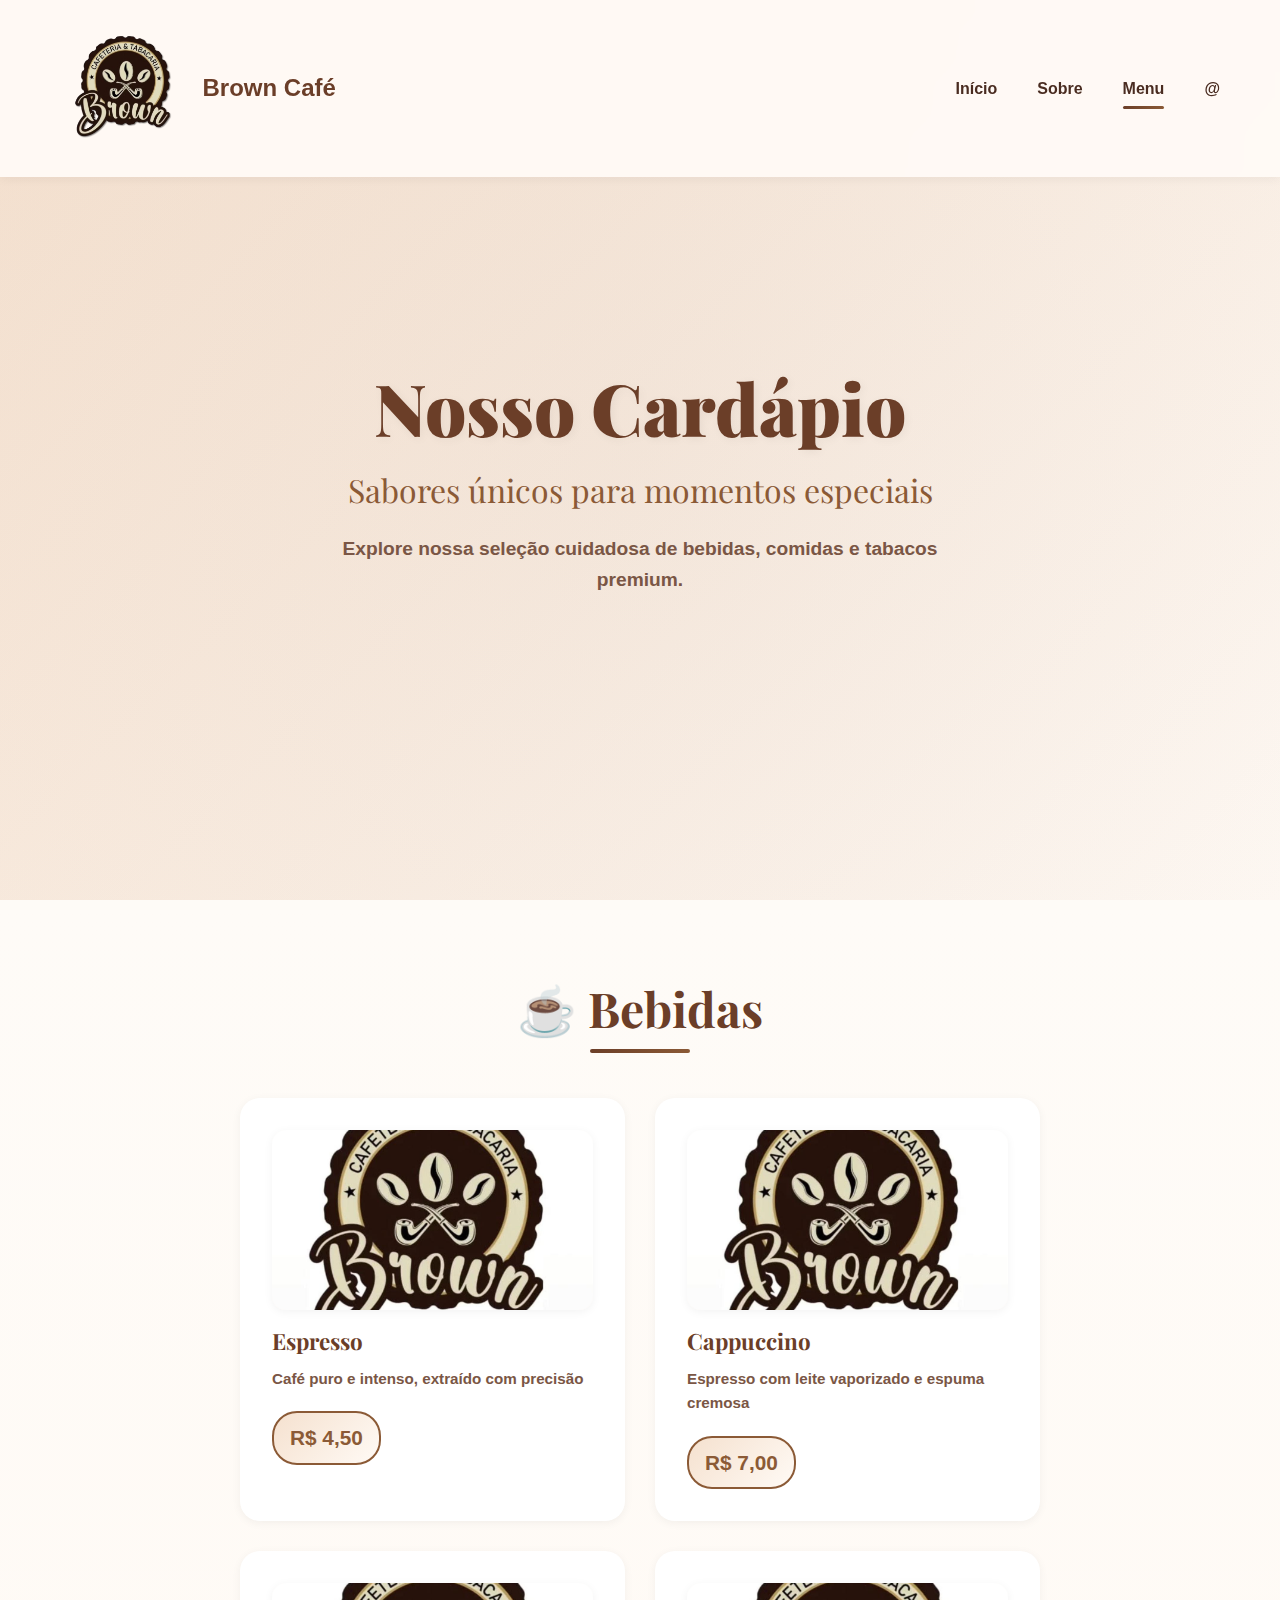
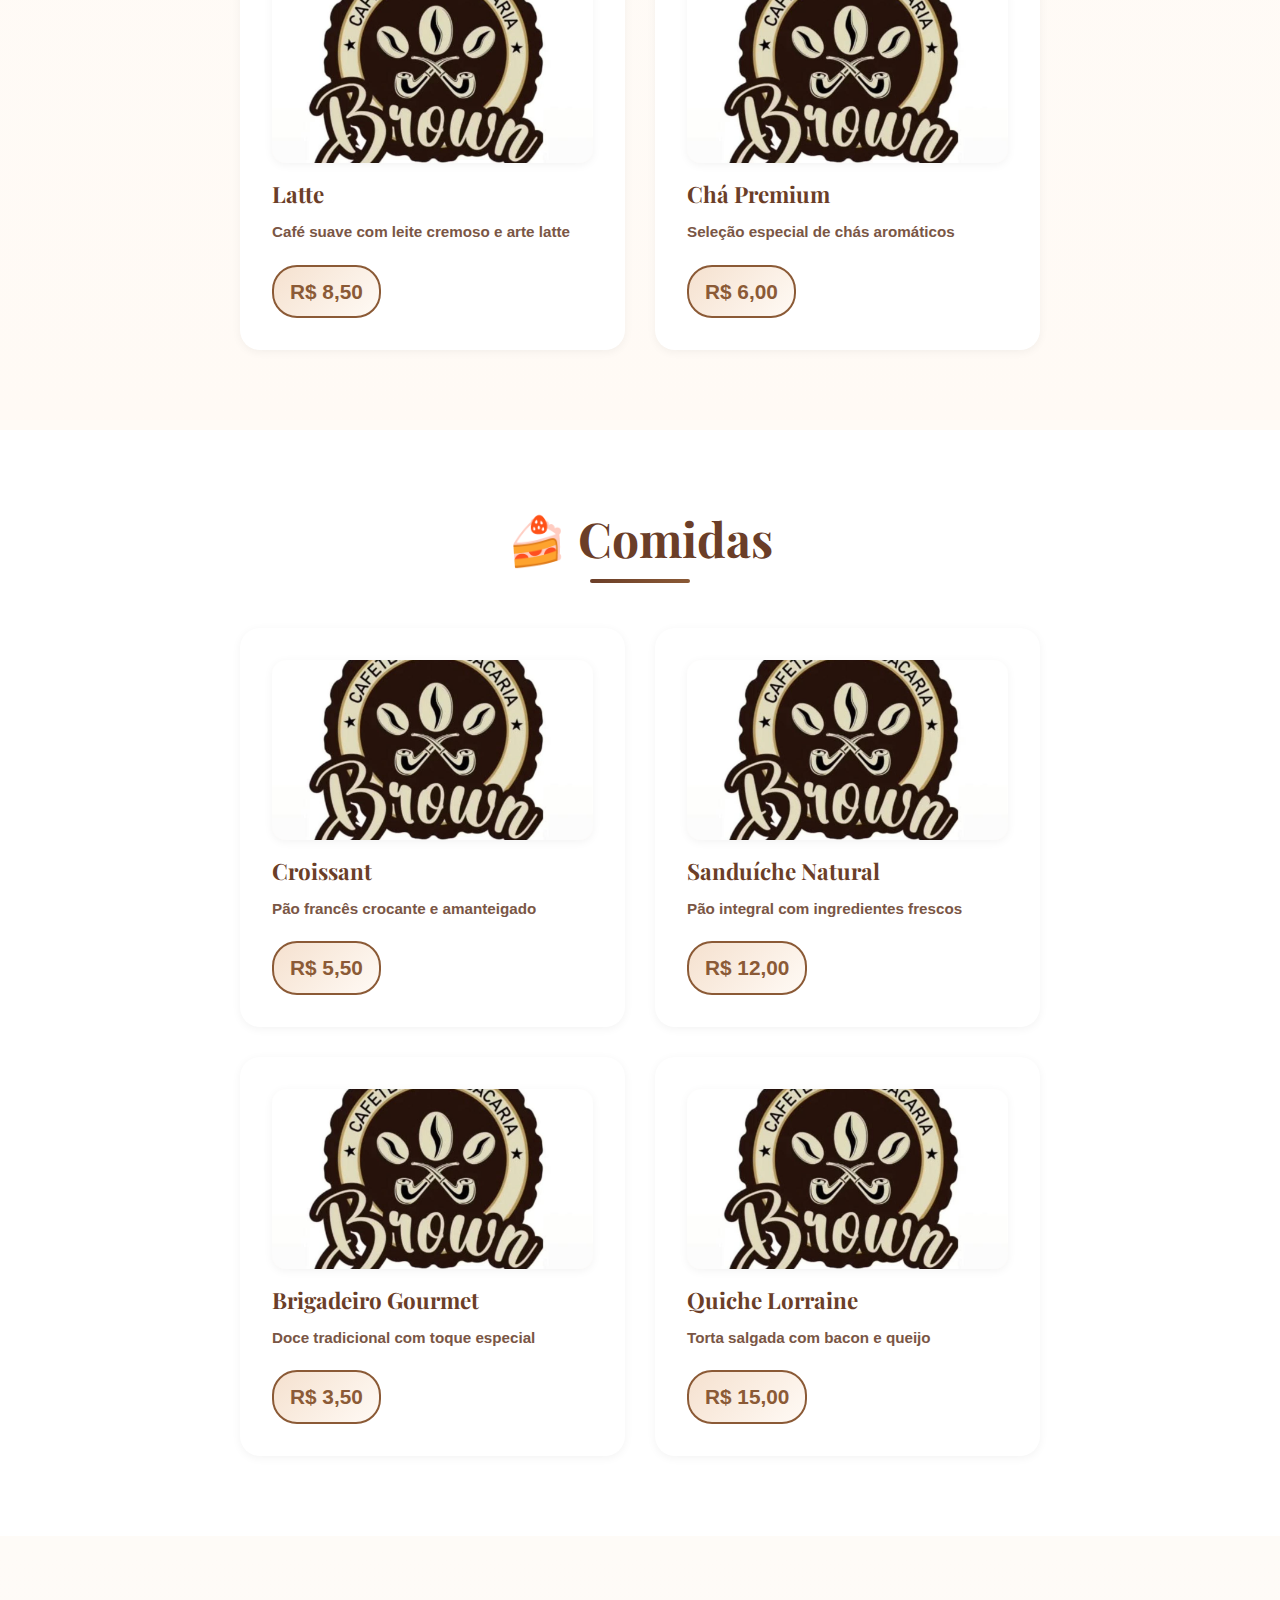
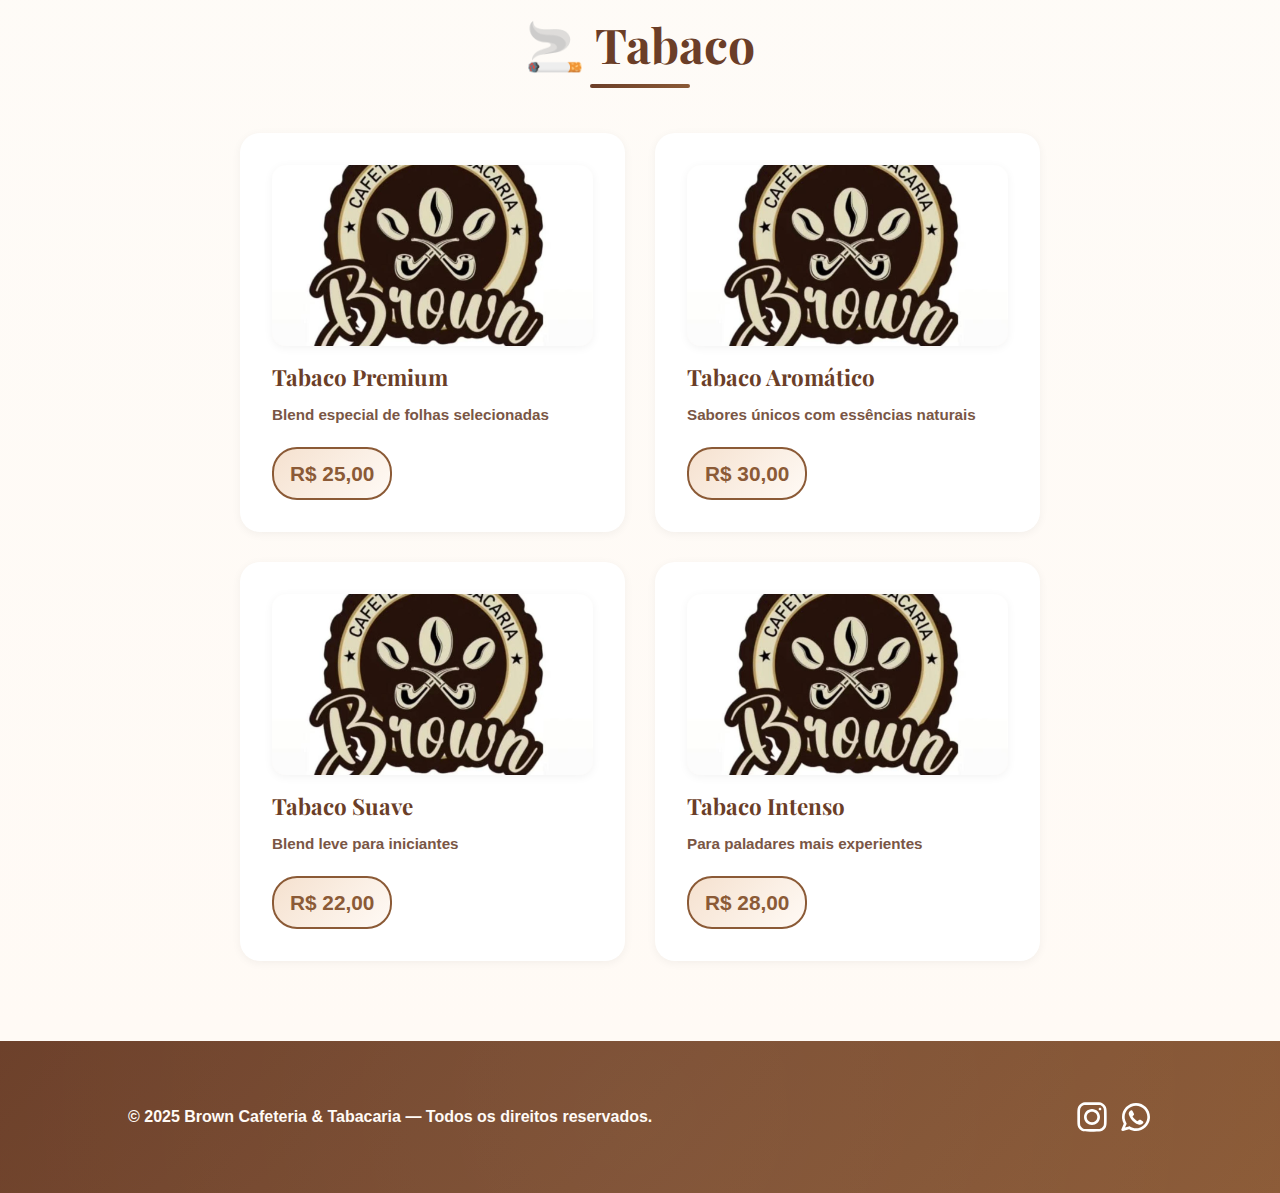
<file: menu.html>
<!DOCTYPE html>
<html lang="pt-BR">
<head>
  <meta charset="UTF-8">
  <meta name="viewport" content="width=device-width, initial-scale=1.0">
  <title>Cardápio - Brown Cafeteria & Tabacaria</title>
  
  <link rel="preconnect" href="https://fonts.googleapis.com">
  <link rel="preconnect" href="https://fonts.gstatic.com" crossorigin>
  <link href="https://fonts.googleapis.com/css2?family=Poppins:wght@300;400;500;600;700;800;900&family=Playfair+Display:wght@400;500;600;700;800&display=swap" rel="stylesheet">
  <link rel="icon" href="img/logo.png" type="image/x-icon">
  <link rel="stylesheet" href="style/base.css">
  <link rel="stylesheet" href="style/layout.css">
  <link rel="stylesheet" href="style/components.css">
</head>
<body>

  <header>
    <div class="logo"><img src="img/logo.png" class="logo-img" alt="logo-da-empresa">Brown Café</div>
    <nav class="nav">
      <a href="index.html">Início</a>
      <a href="index.html#sobre">Sobre</a>
      <a href="menu.html" class="active">Menu</a>
      <a href="index.html#contato">@</a>
    </nav>
    <div class="menu-toggle">
      <span></span>
      <span></span>
      <span></span>
    </div>
  </header>

  
  <section class="hero">
    <div class="hero-content">
      <h1>Nosso Cardápio</h1>
      <h2>Sabores únicos para momentos especiais</h2>
      <p>Explore nossa seleção cuidadosa de bebidas, comidas e tabacos premium.</p>
    </div>
  </section>

  
  <section class="menu-category">
    <div class="container">
      <h2 class="category-title">☕ Bebidas</h2>
      <div class="menu-grid">
        <div class="menu-item-card">
          <div class="menu-item-media">
            <img src="img/88b556cb-6678-4281-a4a6-2ed7c17c2059.jpg" alt="Espresso">
          </div>
          <div class="menu-item-content">
            <h3>Espresso</h3>
            <p>Café puro e intenso, extraído com precisão</p>
            <span class="price">R$ 4,50</span>
          </div>
        </div>
        <div class="menu-item-card">
          <div class="menu-item-media">
            <img src="img/88b556cb-6678-4281-a4a6-2ed7c17c2059.jpg" alt="Cappuccino">
          </div>
          <div class="menu-item-content">
            <h3>Cappuccino</h3>
            <p>Espresso com leite vaporizado e espuma cremosa</p>
            <span class="price">R$ 7,00</span>
          </div>
        </div>
        <div class="menu-item-card">
          <div class="menu-item-media">
            <img src="img/88b556cb-6678-4281-a4a6-2ed7c17c2059.jpg" alt="Latte">
          </div>
          <div class="menu-item-content">
            <h3>Latte</h3>
            <p>Café suave com leite cremoso e arte latte</p>
            <span class="price">R$ 8,50</span>
          </div>
        </div>
        <div class="menu-item-card">
          <div class="menu-item-media">
            <img src="img/88b556cb-6678-4281-a4a6-2ed7c17c2059.jpg" alt="Chá Premium">
          </div>
          <div class="menu-item-content">
            <h3>Chá Premium</h3>
            <p>Seleção especial de chás aromáticos</p>
            <span class="price">R$ 6,00</span>
          </div>
        </div>
      </div>
    </div>
  </section>


  <section class="menu-category">
    <div class="container">
      <h2 class="category-title">🍰 Comidas</h2>
      <div class="menu-grid">
        <div class="menu-item-card">
          <div class="menu-item-media">
            <img src="img/88b556cb-6678-4281-a4a6-2ed7c17c2059.jpg" alt="Croissant">
          </div>
          <div class="menu-item-content">
            <h3>Croissant</h3>
            <p>Pão francês crocante e amanteigado</p>
            <span class="price">R$ 5,50</span>
          </div>
        </div>
        <div class="menu-item-card">
          <div class="menu-item-media">
            <img src="img/88b556cb-6678-4281-a4a6-2ed7c17c2059.jpg" alt="Sanduíche Natural">
          </div>
          <div class="menu-item-content">
            <h3>Sanduíche Natural</h3>
            <p>Pão integral com ingredientes frescos</p>
            <span class="price">R$ 12,00</span>
          </div>
        </div>
        <div class="menu-item-card">
          <div class="menu-item-media">
            <img src="img/88b556cb-6678-4281-a4a6-2ed7c17c2059.jpg" alt="Brigadeiro Gourmet">
          </div>
          <div class="menu-item-content">
            <h3>Brigadeiro Gourmet</h3>
            <p>Doce tradicional com toque especial</p>
            <span class="price">R$ 3,50</span>
          </div>
        </div>
        <div class="menu-item-card">
          <div class="menu-item-media">
            <img src="img/88b556cb-6678-4281-a4a6-2ed7c17c2059.jpg" alt="Quiche Lorraine">
          </div>
          <div class="menu-item-content">
            <h3>Quiche Lorraine</h3>
            <p>Torta salgada com bacon e queijo</p>
            <span class="price">R$ 15,00</span>
          </div>
        </div>
      </div>
    </div>
  </section>

  
  <section class="menu-category">
    <div class="container">
      <h2 class="category-title">🚬 Tabaco</h2>
      <div class="menu-grid">
        <div class="menu-item-card">
          <div class="menu-item-media">
            <img src="img/88b556cb-6678-4281-a4a6-2ed7c17c2059.jpg" alt="Tabaco Premium">
          </div>
          <div class="menu-item-content">
            <h3>Tabaco Premium</h3>
            <p>Blend especial de folhas selecionadas</p>
            <span class="price">R$ 25,00</span>
          </div>
        </div>
        <div class="menu-item-card">
          <div class="menu-item-media">
            <img src="img/88b556cb-6678-4281-a4a6-2ed7c17c2059.jpg" alt="Tabaco Aromático">
          </div>
          <div class="menu-item-content">
            <h3>Tabaco Aromático</h3>
            <p>Sabores únicos com essências naturais</p>
            <span class="price">R$ 30,00</span>
          </div>
        </div>
        <div class="menu-item-card">
          <div class="menu-item-media">
            <img src="img/88b556cb-6678-4281-a4a6-2ed7c17c2059.jpg" alt="Tabaco Suave">
          </div>
          <div class="menu-item-content">
            <h3>Tabaco Suave</h3>
            <p>Blend leve para iniciantes</p>
            <span class="price">R$ 22,00</span>
          </div>
        </div>
        <div class="menu-item-card">
          <div class="menu-item-media">
            <img src="img/88b556cb-6678-4281-a4a6-2ed7c17c2059.jpg" alt="Tabaco Intenso">
          </div>
          <div class="menu-item-content">
            <h3>Tabaco Intenso</h3>
            <p>Para paladares mais experientes</p>
            <span class="price">R$ 28,00</span>
          </div>
        </div>
      </div>
    </div>
  </section>

  <footer id="contato">
    <p>© 2025 Brown Cafeteria & Tabacaria — Todos os direitos reservados.</p>
    <div class="social-icons">
      <a href="https://www.instagram.com/brownaracaju" target="_blank" aria-label="Siga-nos no Instagram">
        <img class="social-icon" src="img/instagram.svg" alt="Instagram">
      </a>
      <a href="https://wa.me/5579991624420" target="_blank" aria-label="Contate-nos no WhatsApp">
        <img class="social-icon" src="img/whatsapp.svg" alt="WhatsApp">
      </a>
    </div>
  </footer>

  <script src="scripts/main.js"></script>
  <script src="scripts/animations.js"></script>
</body>
</html>
</file>
<file: style/base.css>
:root {
  --primary-color: #6b3e28;
  --secondary-color: #8b5a36;
  --accent-color: #a46a3e;
  --light-bg: #fffaf5;
  --dark-bg: #4a2c21;
  --text-dark: #4a2c21;
  --text-light: #7a5645;
  --gradient-1: linear-gradient(135deg, #f5e1cf 0%, #fffaf5 100%);
  --gradient-2: linear-gradient(135deg, #6b3e28 0%, #8b5a36 100%);
  --shadow-sm: 0 2px 10px rgba(0,0,0,0.05);
  --shadow-md: 0 4px 20px rgba(0,0,0,0.1);
  --shadow-lg: 0 10px 40px rgba(0,0,0,0.15);
  --transition: all 0.4s cubic-bezier(0.4, 0, 0.2, 1);
}


* {
  margin: 0;
  padding: 0;
  box-sizing: border-box;
}

html {
  scroll-behavior: smooth;
  overflow-x: hidden;
}

body {
  font-family: "Inter", sans-serif;
  background: var(--light-bg);
  color: var(--text-dark);
  overflow-x: hidden;
  line-height: 1.6;
  font-optical-sizing: auto;
  font-weight: 800;
  font-style: normal;
}

h1, h2, h3 {
  font-family: 'Playfair Display', serif;
  font-weight: 700;
  line-height: 1.2;
}

a {
  text-decoration: none;
  color: inherit;
  transition: var(--transition);
}

img {
  max-width: 100%;
  height: auto;
  display: block;
}


::-webkit-scrollbar {
  width: 12px;
}

::-webkit-scrollbar-track {
  background: var(--light-bg);
}

::-webkit-scrollbar-thumb {
  background: var(--gradient-2);
  border-radius: 10px;
}

::-webkit-scrollbar-thumb:hover {
  background: var(--accent-color);
}


@keyframes float {
  0%, 100% { transform: translate(0, 0) rotate(0deg); }
  50% { transform: translate(-50px, -50px) rotate(180deg); }
}

@keyframes fadeInUp {
  from { opacity: 0; transform: translateY(30px); }
  to { opacity: 1; transform: translateY(0); }
}

@keyframes bounce {
  0%, 100% { transform: translateY(0); }
  50% { transform: translateY(-10px); }
}

.fade-in {
  opacity: 0;
  transform: translateY(30px);
  transition: opacity 0.8s ease-out, transform 0.8s ease-out;
}

.fade-in.visible {
  opacity: 1;
  transform: translateY(0);
}
</file>
<file: style/layout.css>
header {
  width: 100%;
  padding: 25px 60px;
  display: flex;
  justify-content: space-between;
  align-items: center;
  background: rgba(255, 250, 245, 0.95);
  -webkit-backdrop-filter: blur(10px);
  backdrop-filter: blur(10px);
  position: fixed;
  top: 0;
  left: 0;
  z-index: 1000;
  box-shadow: var(--shadow-sm);
  transition: var(--transition);
}

header.scrolled {
  padding: 15px 60px;
  box-shadow: var(--shadow-md);
}

header .logo {
  display: flex;
  align-items: center;
  gap: 12px;
  font-weight: 800;
  font-size: 1.5rem;
  color: var(--primary-color);
  transition: var(--transition);
}

header .logo:hover {
  transform: scale(1.05);
}

header .logo-img{
  width: 20%;
}

header .nav {
  display: flex;
  gap: 40px;
  align-items: center;
}

header .nav a {
  font-weight: 600;
  color: var(--text-dark);
  position: relative;
  padding: 8px 0;
  font-size: 1rem;
}

header .nav a::after {
  content: '';
  position: absolute;
  bottom: 0;
  left: 0;
  width: 0;
  height: 3px;
  background: var(--gradient-2);
  transition: var(--transition);
  border-radius: 10px;
}

header .nav a:hover::after,
header .nav a.active::after {
  width: 100%;
}

header .nav a:hover {
  color: var(--secondary-color);
  transform: translateY(-2px);
}


.menu-toggle {
  display: none;
  flex-direction: column;
  gap: 6px;
  cursor: pointer;
  padding: 8px;
  z-index: 1001;
}

.menu-toggle span {
  width: 30px;
  height: 3px;
  background: var(--primary-color);
  border-radius: 3px;
  transition: var(--transition);
}

.menu-toggle.active span:nth-child(1) {
  transform: rotate(45deg) translate(8px, 8px);
}

.menu-toggle.active span:nth-child(2) {
  opacity: 0;
}

.menu-toggle.active span:nth-child(3) {
  transform: rotate(-45deg) translate(7px, -7px);
}

/* ======= FOOTER ======= */
footer {
  background: var(--gradient-2);
  color: #fffaf5;
  padding: 60px 10%;
  text-align: center;
  position: relative;
  overflow: hidden;
}

footer::before {
  content: '';
  position: absolute;
  top: -50%;
  right: -50%;
  width: 200%;
  height: 200%;
  background: radial-gradient(circle, rgba(255, 255, 255, 0.05) 0%, transparent 70%);
  animation: float 20s ease-in-out infinite reverse;
}

footer {
  display: flex;
  justify-content: space-between;
  align-items: center;
  flex-wrap: wrap;
  gap: 20px;
}

.social-icons {
  display: flex;
  align-items: center;
  gap: 12px;
}

footer p {
  font-size: 1rem;
  position: relative;
  z-index: 1;
  margin: 0;
}


.social-icon {
  width: 32px;
  height: 32px;
  transition: var(--transition);
  filter: brightness(0) invert(1);
  position: relative;
  z-index: 1;
  cursor: pointer;
}

.social-icon:hover {
  transform: translateY(-3px) scale(1.1);
  filter: brightness(0) invert(1) drop-shadow(0 4px 12px rgba(255, 255, 255, 0.3));
}

.social-icon:active {
  transform: translateY(-1px) scale(1.05);
}
</file>
<file: style/components.css>
.hero {
  min-height: 100vh;
  display: flex;
  flex-direction: column;
  justify-content: center;
  align-items: center;
  text-align: center;
  background: var(--gradient-1);
  position: relative;
  overflow: hidden;
  padding-top: 100px;
}

.hero::before {
  content: "";
  position: absolute;
  top: -50%;
  right: -50%;
  width: 200%;
  height: 200%;
  background: radial-gradient(
    circle,
    rgba(107, 62, 40, 0.05) 0%,
    transparent 70%
  );
  animation: float 20s ease-in-out infinite;
}

.hero-content {
  position: relative;
  z-index: 1;
  animation: fadeInUp 1s ease-out;
}

.hero h1 {
  font-size: clamp(2.5rem, 8vw, 4.5rem);
  font-weight: 900;
  color: var(--primary-color);
  margin-bottom: 20px;
  text-shadow: 2px 2px 10px rgba(0, 0, 0, 0.05);
  animation: fadeInUp 1s ease-out 0.2s backwards;
}

.hero h2 {
  font-size: clamp(1.3rem, 4vw, 2rem);
  color: var(--secondary-color);
  margin-bottom: 25px;
  font-weight: 400;
  animation: fadeInUp 1s ease-out 0.4s backwards;
}

.hero p {
  font-size: clamp(1rem, 2vw, 1.2rem);
  color: var(--text-light);
  margin: 0 auto 40px auto;
  max-width: 600px;
  animation: fadeInUp 1s ease-out 0.6s backwards;
}

.hero button {
  background: var(--gradient-2);
  color: #fff;
  border: none;
  border-radius: 50px;
  padding: 18px 45px;
  cursor: pointer;
  font-weight: 600;
  font-size: 1.1rem;
  box-shadow: var(--shadow-md);
  transition: var(--transition);
  position: relative;
  overflow: hidden;
  animation: fadeInUp 1s ease-out 0.8s backwards;
}

.hero button::before {
  content: "";
  position: absolute;
  top: 50%;
  left: 50%;
  width: 0;
  height: 0;
  border-radius: 50%;
  background: rgba(255, 255, 255, 0.3);
  transform: translate(-50%, -50%);
  transition: width 0.6s, height 0.6s;
}

.hero button:hover::before {
  width: 300px;
  height: 300px;
}

.hero button:hover {
  transform: translateY(-5px);
  box-shadow: var(--shadow-lg);
}

.hero button:active {
  transform: translateY(-2px);
}

/* ======= GALERIA ======= */
.galeria {
  display: flex;
  justify-content: center;
  align-items: center;
  gap: 35px;
  padding: 80px 40px;
  background: #fff;
  flex-wrap: wrap;
  position: relative;
}

.galeria::before {
  content: "";
  position: absolute;
  top: 0;
  left: 0;
  right: 0;
  height: 1px;
  background: linear-gradient(
    90deg,
    transparent,
    var(--secondary-color),
    transparent
  );
}

.galeria img {
  width: 150px;
  height: 150px;
  border-radius: 50%;
  object-fit: cover;
  box-shadow: var(--shadow-md);
  transition: var(--transition);
  cursor: pointer;
  position: relative;
}

.galeria img::after {
  content: "";
  position: absolute;
  inset: 0;
  border-radius: 50%;
  background: var(--gradient-2);
  opacity: 0;
  transition: var(--transition);
}

.galeria img:hover {
  transform: translateY(-15px) scale(1.1);
  box-shadow: var(--shadow-lg);
}

/* ======= SOBRE ======= */
.sobre {
  padding: 120px 10%;
  background: linear-gradient(180deg, #fefbf7 0%, #fffaf5 100%);
  text-align: center;
  position: relative;
}

.sobre::before {
  content: "";
  position: absolute;
  top: 50%;
  left: 50%;
  transform: translate(-50%, -50%);
  width: 500px;
  height: 500px;
  background: radial-gradient(
    circle,
    rgba(107, 62, 40, 0.03) 0%,
    transparent 70%
  );
  border-radius: 50%;
}

.sobre-content {
  position: relative;
  z-index: 1;
}

.sobre h2 {
  font-size: clamp(2rem, 5vw, 3.5rem);
  color: var(--primary-color);
  margin-bottom: 30px;
  position: relative;
  display: inline-block;
}

.sobre h2::after {
  content: "";
  position: absolute;
  bottom: -10px;
  left: 50%;
  transform: translateX(-50%);
  width: 80px;
  height: 4px;
  background: var(--gradient-2);
  border-radius: 10px;
}

.sobre p {
  font-size: clamp(1rem, 2vw, 1.2rem);
  color: var(--text-light);
  max-width: 800px;
  margin: 0 auto 60px auto;
  line-height: 1.8;
}

.sobre .qualidades {
  display: grid;
  grid-template-columns: repeat(auto-fit, minmax(250px, 1fr));
  gap: 50px;
  max-width: 1200px;
  margin: 0 auto;
}

.sobre .qualidade {
  text-align: center;
  padding: 40px 30px;
  background: #fff;
  border-radius: 20px;
  box-shadow: var(--shadow-sm);
  transition: var(--transition);
  position: relative;
  overflow: hidden;
}

.sobre .qualidade::before {
  content: "";
  position: absolute;
  top: 0;
  left: 0;
  right: 0;
  height: 5px;
  background: var(--gradient-2);
  transform: scaleX(0);
  transition: var(--transition);
}

.sobre .qualidade:hover::before {
  transform: scaleX(1);
}
.sobre .qualidade:hover {
  transform: translateY(-10px);
  box-shadow: var(--shadow-md);
}
.sobre .qualidade i {
  font-size: 3.5rem;
  margin-bottom: 20px;
  display: block;
  filter: drop-shadow(0 4px 8px rgba(0, 0, 0, 0.1));
  animation: bounce 2s ease-in-out infinite;
}
.sobre .qualidade p {
  font-size: 1.1rem;
  font-weight: 600;
  color: var(--primary-color);
  margin: 0;
}


.menu {
  display: grid;
  grid-template-columns: repeat(auto-fit, minmax(350px, 1fr));
  gap: 30px;
  padding: 120px 10%;
  background: #fff;
  position: relative;
}

.menu::before {
  content: "MENU";
  position: absolute;
  top: 40px;
  left: 50%;
  transform: translateX(-50%);
  font-size: 8rem;
  font-weight: 900;
  color: rgba(107, 62, 40, 0.03);
  font-family: "Playfair Display", serif;
  pointer-events: none;
}

.menu-item {
  position: relative;
  overflow: hidden;
  border-radius: 25px;
  cursor: pointer;
  height: 400px;
  box-shadow: var(--shadow-md);
  transition: var(--transition);
}

.menu-item::before {
  content: "";
  position: absolute;
  inset: 0;
  background: linear-gradient(180deg, transparent 0%, rgba(0, 0, 0, 0.7) 100%);
  z-index: 1;
  transition: var(--transition);
}

.menu-item:hover::before {
  background: linear-gradient(180deg, transparent 0%, rgba(0, 0, 0, 0.5) 100%);
}
.menu-item img {
  width: 100%;
  height: 100%;
  object-fit: cover;
  transition: var(--transition);
}
.menu-item:hover img {
  transform: scale(1.15);
}
.menu-item span {
  position: absolute;
  bottom: 30px;
  left: 0;
  right: 300px;
  color: white;
  font-size: 2rem;
  font-weight: 800;
  text-transform: uppercase;
  letter-spacing: 3px;
  text-shadow: 2px 2px 10px rgba(0, 0, 0, 0.5);
  z-index: 2;
  transition: var(--transition);
  margin-left: 6%;
}
.menu-item:hover span {
  transform: translateY(-10px);
  font-size: 2.2rem;
}

.menu-btn {
  margin: 80px auto;
  display: flex;
  justify-content: center;
  animation: pulse 2s ease-in-out infinite;
}
@keyframes pulse {
  0%,
  100% {
    transform: scale(1);
  }
  50% {
    transform: scale(1.05);
  }
}
.menu-btn button {
  background: var(--gradient-2);
  color: #fff;
  border: none;
  border-radius: 50px;
  padding: 20px 50px;
  cursor: pointer;
  font-weight: 700;
  font-size: 1.1rem;
  box-shadow: var(--shadow-md);
  transition: var(--transition);
  position: relative;
  overflow: hidden;
}
.menu-btn button::before {
  content: "";
  position: absolute;
  top: 50%;
  left: 50%;
  width: 0;
  height: 0;
  border-radius: 50%;
  background: rgba(255, 255, 255, 0.3);
  transform: translate(-50%, -50%);
  transition: width 0.6s, height 0.6s;
}
.menu-btn button:hover::before {
  width: 400px;
  height: 400px;
}
.menu-btn button:hover {
  transform: translateY(-5px);
  box-shadow: var(--shadow-lg);
}

.menu-category {
  padding: 80px 10%;
  background: linear-gradient(180deg, #fefbf7 0%, #fffaf5 100%);
  position: relative;
}
.menu-category:nth-child(even) {
  background: #fff;
}
.container {
  max-width: 1200px;
  margin: 0 auto;
}
.category-title {
  font-size: clamp(2rem, 5vw, 3rem);
  color: var(--primary-color);
  text-align: center;
  margin-bottom: 60px;
  position: relative;
  display: inline-block;
  width: 100%;
}
.category-title::after {
  content: "";
  position: absolute;
  bottom: -15px;
  left: 50%;
  transform: translateX(-50%);
  width: 100px;
  height: 4px;
  background: var(--gradient-2);
  border-radius: 10px;
}
.menu-category { scroll-margin-top: 120px; }
.menu-grid {
  display: grid;
  grid-template-columns: repeat(2, 1fr);
  gap: 30px;
  max-width: 800px;
  margin: 0 auto;
}
.menu-item-card {
  background: #fff;
  border-radius: 20px;
  padding: 30px;
  box-shadow: var(--shadow-sm);
  transition: var(--transition);
  position: relative;
  overflow: hidden;
  border: 2px solid transparent;
}
.menu-item-card::before {
  content: "";
  position: absolute;
  top: 0;
  left: 0;
  right: 0;
  height: 4px;
  background: var(--gradient-2);
  transform: scaleX(0);
  transition: var(--transition);
}
.menu-item-card:hover::before {
  transform: scaleX(1);
}
.menu-item-card:hover {
  transform: translateY(-8px);
  box-shadow: var(--shadow-md);
  border-color: var(--secondary-color);
}
.menu-item-media {
  width: 100%;
  aspect-ratio: 16/9;
  border-radius: 14px;
  overflow: hidden;
  box-shadow: var(--shadow-sm);
  margin-bottom: 18px;
  background: linear-gradient(180deg, #fefbf7, #fffaf5);
}
.menu-item-media img {
  width: 100%;
  height: 100%;
  object-fit: cover;
  transition: var(--transition);
}
.menu-item-card:hover .menu-item-media img {
  transform: scale(1.03);
}
.menu-item-content h3 {
  font-size: 1.4rem;
  font-weight: 700;
  color: var(--primary-color);
  margin-bottom: 12px;
  font-family: "Playfair Display", serif;
}
.menu-item-content p {
  color: var(--text-light);
  font-size: 0.95rem;
  line-height: 1.6;
  margin-bottom: 20px;
}
.price {
  font-size: 1.3rem;
  font-weight: 700;
  color: var(--secondary-color);
  background: var(--gradient-1);
  padding: 8px 16px;
  border-radius: 25px;
  display: inline-block;
  border: 2px solid var(--secondary-color);
}

@media (max-width: 1024px) {
  .menu {
    grid-template-columns: repeat(auto-fit, minmax(280px, 1fr));
  }
}
@media (max-width: 768px) {
  header {
    padding: 20px 30px;
  }
  header.scrolled {
    padding: 15px 30px;
  }
  header .nav {
    position: fixed;
    top: 0;
    right: -100%;
    width: 70%;
    height: 100vh;
    background: rgba(255, 250, 245, 0.98);
    -webkit-backdrop-filter: blur(10px);
    backdrop-filter: blur(10px);
    flex-direction: column;
    justify-content: center;
    gap: 30px;
    transition: var(--transition);
    box-shadow: var(--shadow-lg);
  }
  header .nav.active {
    right: 0;
  }
  header .nav a {
    font-size: 1.3rem;
  }
  .menu-toggle {
    display: flex;
  }
  .galeria img {
    width: 120px;
    height: 120px;
  }
  .menu {
    grid-template-columns: 1fr;
    padding: 80px 5%;
  }
  .menu-item {
    height: 350px;
  }
}
@media (max-width: 480px) {
  header {
    padding: 15px 20px;
  }
  .hero {
    padding: 120px 20px 40px;
  }
  .galeria {
    gap: 20px;
    padding: 60px 20px;
  }
  .galeria img {
    width: 100px;
    height: 100px;
  }
  .sobre {
    padding: 80px 5%;
  }
  .sobre .qualidades {
    gap: 30px;
  }
  .menu {
    padding: 80px 3%;
  }
  .menu-item {
    height: 300px;
  }
  .menu-item span {
    font-size: 1.5rem;
  }
  .social-icon {
    width: 28px;
    height: 28px;
  }
  footer {
    flex-direction: column;
    text-align: center;
    gap: 15px;
  }
  .social-icons {
    gap: 10px;
  }
  .menu-category {
    padding: 60px 5%;
  }
  .menu-grid {
    grid-template-columns: 1fr;
    gap: 20px;
    max-width: 500px;
  }
  .menu-item-card {
    padding: 25px;
  }
  .menu-item-media {
    border-radius: 12px;
    margin-bottom: 14px;
  }
  .category-title {
    margin-bottom: 40px;
    
  }
}
</file>
